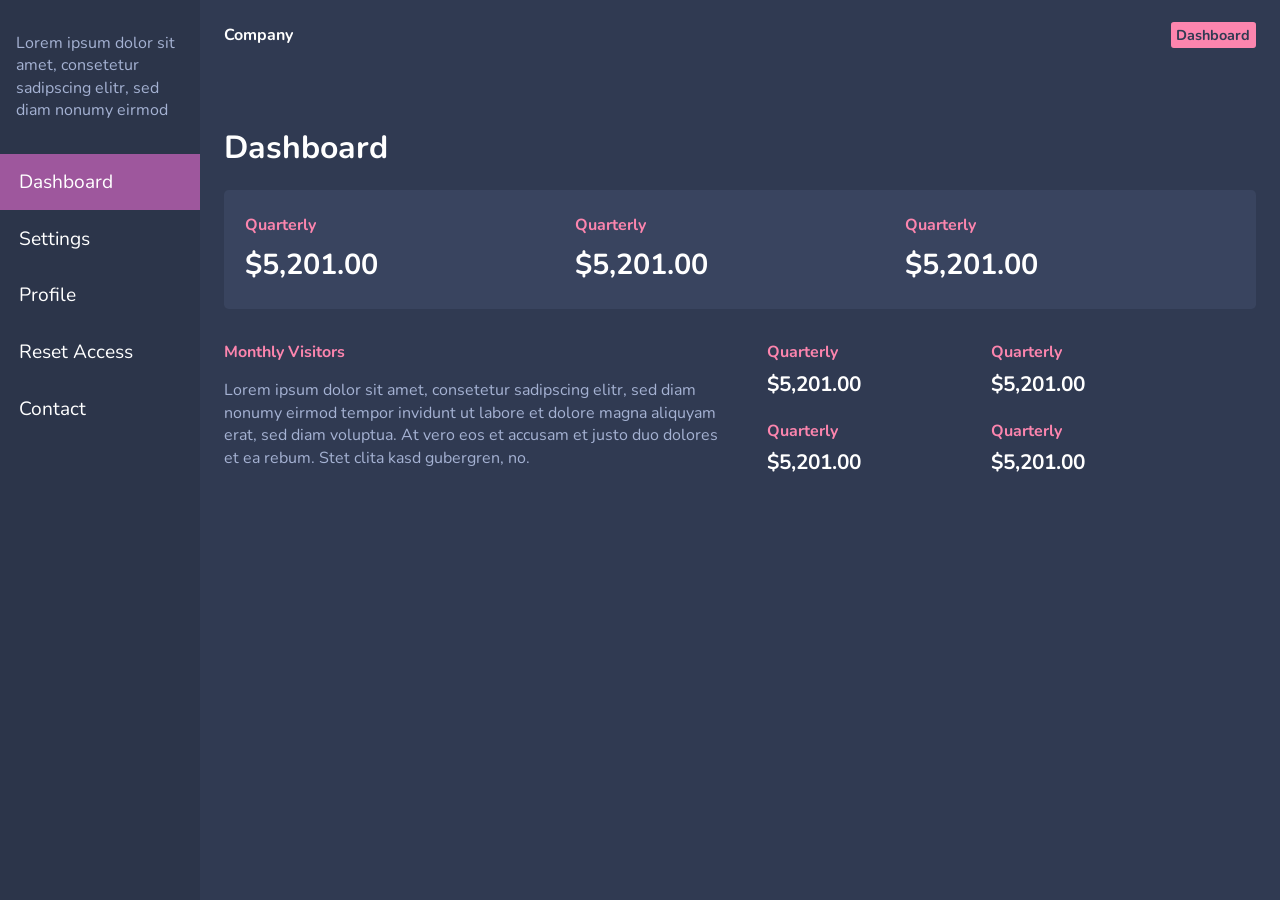
<file: index.html>
<!DOCTYPE html>
<html lang="en">
  <head>
    <meta charset="UTF-8" />
    <meta name="viewport" content="width=device-width, initial-scale=1.0" />
    <link
      href="https://fonts.googleapis.com/css2?family=Nunito&display=swap"
      rel="stylesheet"
    />
    <link rel="stylesheet" href="style.css" />
    <title>Document</title>
  </head>
  <body>
    <nav id="nav">
      <div class="inner-wrapper">
        <svg viewBox="0 0 32 37" id="exit-btn">
          <path
            id="back"
            d="M15.9,4.492a3,3,0,0,1,5.194,0L34.4,27.5A3,3,0,0,1,31.8,32H5.2a3,3,0,0,1-2.6-4.5Z"
            transform="translate(0 37) rotate(-90)"
            fill="#fff"
          />
        </svg>

        <p>
          Lorem ipsum dolor sit amet, consetetur sadipscing elitr, sed diam
          nonumy eirmod
        </p>
      </div>
      <ul>
        <li class="selected"><a href="#">Dashboard</a></li>
        <li><a href="#">Settings</a></li>
        <li><a href="#">Profile</a></li>
        <li><a href="#">Reset Access</a></li>
        <li><a href="#">Contact</a></li>
      </ul>
    </nav>

    <header>
      <svg height="32px" id="menu-btn" class="open" viewBox="0 0 32 32">
        <path
          fill="white"
          d="M4,10h24c1.104,0,2-0.896,2-2s-0.896-2-2-2H4C2.896,6,2,6.896,2,8S2.896,10,4,10z M28,14H4c-1.104,0-2,0.896-2,2  s0.896,2,2,2h24c1.104,0,2-0.896,2-2S29.104,14,28,14z M28,22H4c-1.104,0-2,0.896-2,2s0.896,2,2,2h24c1.104,0,2-0.896,2-2  S29.104,22,28,22z"
        />
      </svg>

      <a href="#" class="logo">Company</a>

      <a href="#" class="cta-btn">Dashboard</a>
    </header>

    <main>
      <h1>Dashboard</h1>

      <section class="panel">
        <ul class="data">
          <li>
            <h3>Quarterly</h3>
            <p>$5,201.00</p>
          </li>
          <li>
            <h3>Quarterly</h3>
            <p>$5,201.00</p>
          </li>
          <li>
            <h3>Quarterly</h3>
            <p>$5,201.00</p>
          </li>
        </ul>
      </section>

      <div class="columns half">
        <div class="col left">
          <h3>Monthly Visitors</h3>

          <p>
            Lorem ipsum dolor sit amet, consetetur sadipscing elitr, sed diam
            nonumy eirmod tempor invidunt ut labore et dolore magna aliquyam
            erat, sed diam voluptua. At vero eos et accusam et justo duo dolores
            et ea rebum. Stet clita kasd gubergren, no.
          </p>
        </div>
        <div class="col">
          <ul class="data secondary">
            <li>
              <h3>Quarterly</h3>
              <p>$5,201.00</p>
            </li>
            <li>
              <h3>Quarterly</h3>
              <p>$5,201.00</p>
            </li>
            <li>
              <h3>Quarterly</h3>
              <p>$5,201.00</p>
            </li>
            <li>
              <h3>Quarterly</h3>
              <p>$5,201.00</p>
            </li>
          </ul>
        </div>
      </div>
    </main>
    <script src="index.js"></script>
  </body>
</html>
</file>
<file: style.css>
* {
  box-sizing: border-box;
}

html,
body {
  margin: 0;
  padding: 0;
}

body {
  background: #3b4acd;
  color: #a5b2d3;
  padding: 0.5em;
  font-family: serif;
  height: 100vh;
  text-align: center;
}

header {
  display: flex;
  align-items: center;
  justify-content: center;
}

header svg {
  width: 1.5em;
  cursor: pointer;
}

a {
  color: white;
}

ul {
  list-style: none;
  padding: 0;
}

a.logo {
  font-weight: bold;
  margin: 0 1em;
}

a.cta-btn {
  margin-left: auto;
  background: #fc85ae;
  padding: 1em;
  display: inline-block;
  border-bottom: 2em;
  font-size: 0.6rem;
  color: #303a52;
  font-weight: bold;
}

/* Navigation */

nav {
  position: fixed;
  background: #576483;
  height: 100vh;
  left: 0;
  top: 0;
  width: 80%;
  visibility: hidden;
  transform: translateX(-50%);
  opacity: 0;
  transition: all 0.3s;
  text-align: center;
}

nav p {
  margin-bottom: 0;
}

nav svg {
  cursor: pointer;
  width: 1em;
}

nav ul li a {
  display: block;
  padding: 0.2em;
  font-size: 1.8em;
}

.selected {
  background: #9e579d;
}

.open-nav {
  visibility: unset;
  opacity: 1;
  transform: translateX(0);
}

/* Main Section */

h1 {
  color: white;
  margin-top: 1em;
}

.panel {
  background: #39445f;
  border-radius: 0.3em;
}

h3 {
  color: #fc85ae;
  margin: 0;
  font-size: 2rem;
}

ul.data li p {
  color: white;
  font-weight: bold;
  font-size: 1.8rem;
  margin: 0.3em 0 1em;
}

ul.data li:last-child p {
  margin-bottom: 0;
}

ul.secondary {
  margin-top: 2em;
}

ul.secondary li p {
  font-size: 1.3em;
}

main {
  border: 1px solid white;
}

/* Your fixes below */

body {
  background: #303a52;
  font-family: 'Nunito', sans-serif;
}

nav {
  background: #2c354a;
}

main {
  border: unset;
}

a {
  text-decoration: none;
}

p {
  line-height: 1.4em;
}

a.cta-btn {
  font-size: 0.9em;
  padding: 0.2em 0.4em;
  border-radius: 0.2em;
}

nav ul li a {
  font-size: 1.2em;
  padding: 0.8em 1em;
}

h3 {
  font-size: unset;
}

nav {
  text-align: left;
}

.inner-wrapper {
  padding: 1em;
}
.panel {
  padding: 0.5em 1em;
  margin-bottom: 2em;
}

/* Large Phones */

@media (min-width: 420px) {
  body {
    padding: 1em;
    text-align: left;
  }
  ul.data {
    display: flex;
    flex-wrap: wrap;
  }
  ul.data li {
    flex: 0 0 50%;
  }
}

@media (min-width: 550px) {
  ul.data {
    justify-content: center;
  }
  .panel ul.data li {
    flex: 0 0 33%;
  }
  .panel ul.data li p {
    margin-bottom: 0;
  }
  nav {
    width: 40%;
  }
}

@media (min-width: 720px) {
  body {
    padding: 1.5em;
  }
  .columns {
    display: flex;
  }
  .col {
    flex: 0 0 48%;
  }
  .secondary {
    margin-left: 3em;
  }
  ul.secondary {
    margin-top: 0;
  }
  nav {
    width: 30%;
  }
}

@media (min-width: 850px) {
  body {
    display: grid;
    grid-template-columns: 200px auto;
    grid-template-rows: 70px auto;
    grid-template-areas:
      'sidebar header'
      'sidebar main';
    padding: 0;
  }

  header,
  main {
    padding: 1.5em;
  }

  nav {
    grid-area: sidebar;
    opacity: 1;
    visibility: unset;
    transform: translateX(0);
    width: 100%;
    position: unset;
  }

  header {
    grid-area: header;
  }

  main {
    grid-area: main;
  }

  a.logo {
    margin: 0;
  }
  svg {
    display: none;
  }
}
</file>
